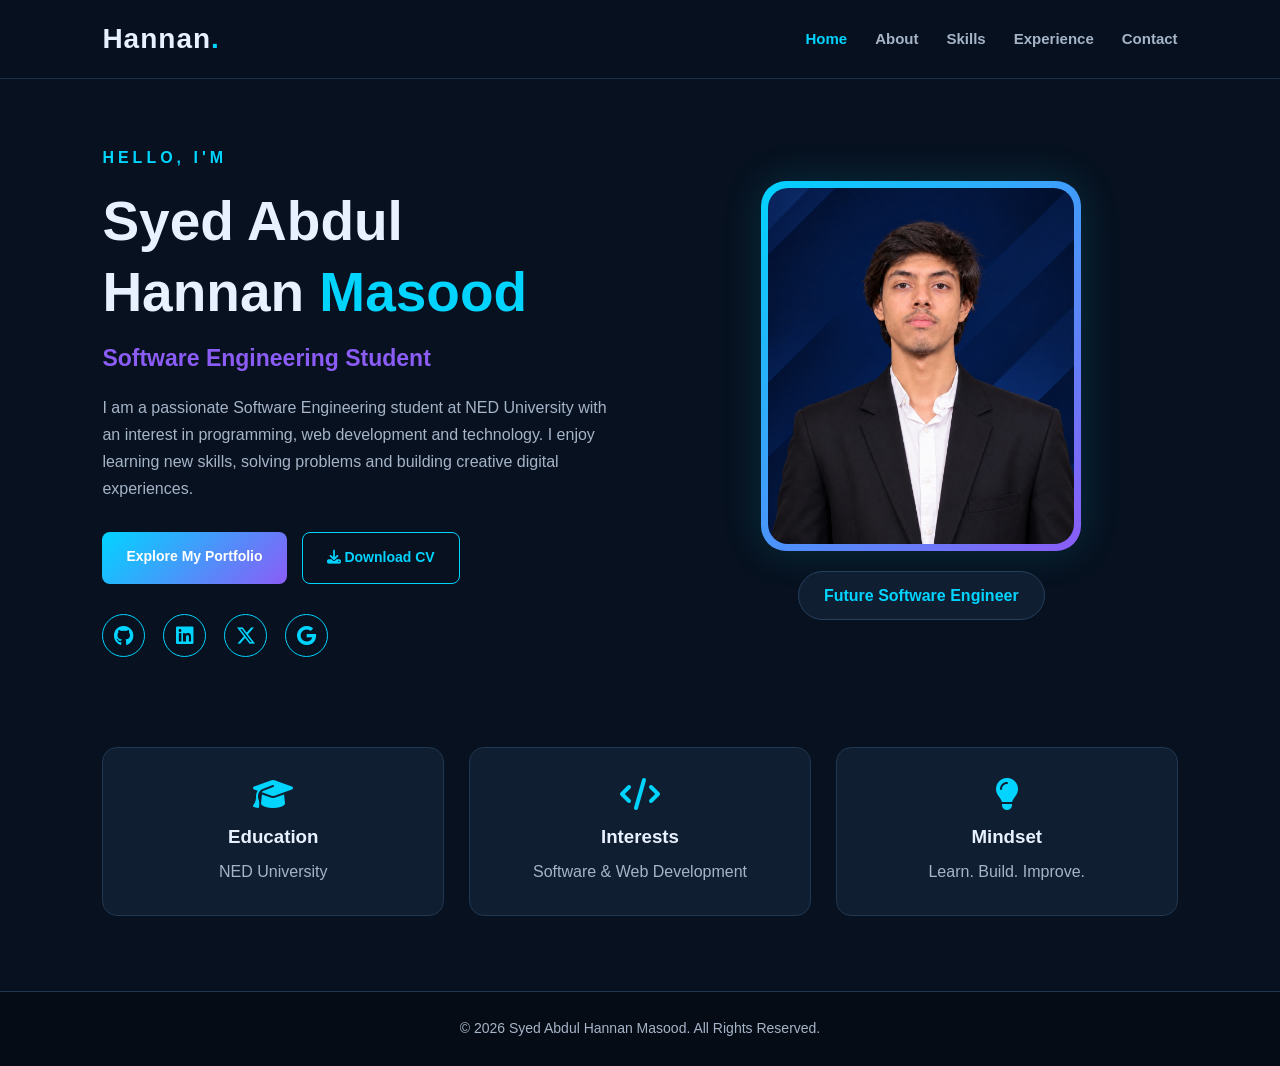
<file: index.html>
<!DOCTYPE html>
<html lang="en">
<head>
    <meta charset="UTF-8">
    <meta name="viewport" content="width=device-width, initial-scale=1.0">
    <title>Hannan | Personal Portfolio</title>
    <link rel="stylesheet" href="style.css">
    <link rel="stylesheet" href="https://cdnjs.cloudflare.com/ajax/libs/font-awesome/6.5.0/css/all.min.css">
</head>

<body>

<header>
    <nav class="navbar">
        <a href="index.html" class="logo">Hannan<span>.</span></a>

        <ul class="nav-links">
            <li><a class="active" href="index.html">Home</a></li>
            <li><a href="about.html">About</a></li>
            <li><a href="skills.html">Skills</a></li>
            <li><a href="experience.html">Experience</a></li>
            <li><a href="contact.html">Contact</a></li>
        </ul>
    </nav>
</header>

<section class="hero">

    <div class="hero-content">

        <p class="intro">HELLO, I'M</p>

        <h1>Syed Abdul Hannan <span>Masood</span></h1>

        <h2>Software Engineering Student</h2>

        <p class="hero-description">
            I am a passionate Software Engineering student at NED University
            with an interest in programming, web development and technology.
            I enjoy learning new skills, solving problems and building
            creative digital experiences.
        </p>

        <div class="hero-buttons">

            <a href="about.html" class="btn">
                Explore My Portfolio
            </a>

            <a href="documents/Hannan_cv.pdf" download="Hannan_Masood_CV.pdf" class="btn btn-outline" download>
                <i class="fas fa-download"></i> Download CV
            </a>

        </div>

        <div class="social-icons">

            <a href="https://github.com/Syed-Hannan-Masood" target="_blank" aria-label="GitHub">
                <i class="fab fa-github"></i>
            </a>

            <a href="https://www.linkedin.com/in/syed-hannan-masood-8a7294202/" target="_blank" aria-label="LinkedIn">
                <i class="fab fa-linkedin"></i>
            </a>

            <a href="https://x.com/SyedHannan710" target="_blank" aria-label="Twitter">
                <i class="fab fa-x-twitter"></i>
            </a>

            <a href="mailto:masoodnrp@gmail.com" target="_blank" aria-label="Gmail">
                <i class="fab fa-google"></i>
            </a>

        </div>

    </div>

    <div class="hero-image">

        <div class="image-frame">
            <img src="image/hannan-profile.jpeg.jpeg" alt="Hannan Profile Picture">
        </div>

        <div class="floating-text">
            Future Software Engineer
        </div>

    </div>

</section>

<section class="quick-info">

    <div class="info-box">
        <i class="fas fa-graduation-cap"></i>
        <h3>Education</h3>
        <p>NED University</p>
    </div>

    <div class="info-box">
        <i class="fas fa-code"></i>
        <h3>Interests</h3>
        <p>Software & Web Development</p>
    </div>

    <div class="info-box">
        <i class="fas fa-lightbulb"></i>
        <h3>Mindset</h3>
        <p>Learn. Build. Improve.</p>
    </div>

</section>

<footer>
    <p>© 2026 Syed Abdul Hannan Masood. All Rights Reserved.</p>
</footer>

</body>
</html>
</file>
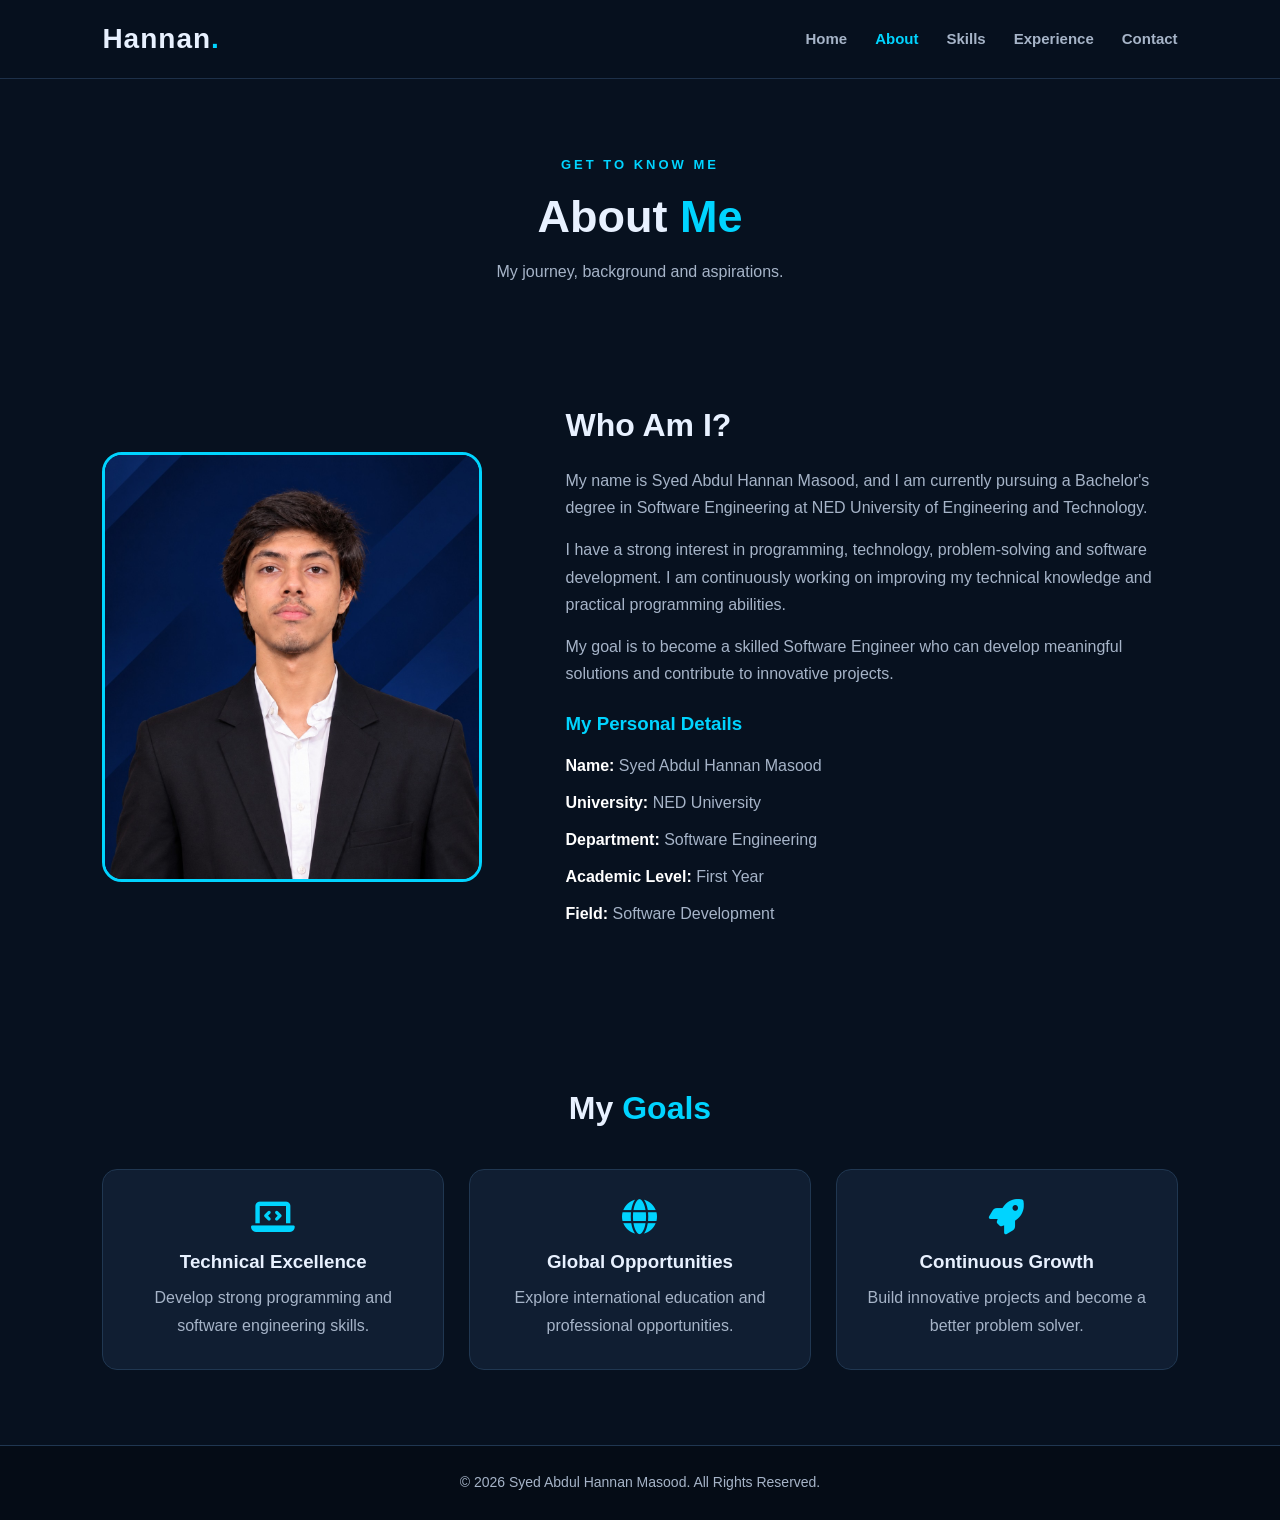
<file: about.html>
<!DOCTYPE html>
<html lang="en">
<head>
    <meta charset="UTF-8">
    <meta name="viewport" content="width=device-width, initial-scale=1.0">
    <title>About Me | Hannan</title>
    <link rel="stylesheet" href="style.css">
    <link rel="stylesheet" href="https://cdnjs.cloudflare.com/ajax/libs/font-awesome/6.5.0/css/all.min.css">
</head>

<body>

<header>
    <nav class="navbar">
        <a href="index.html" class="logo">Hannan<span>.</span></a>

        <ul class="nav-links">
            <li><a href="index.html">Home</a></li>
            <li><a class="active" href="about.html">About</a></li>
            <li><a href="skills.html">Skills</a></li>
            <li><a href="experience.html">Experience</a></li>
            <li><a href="contact.html">Contact</a></li>
        </ul>
    </nav>
</header>

<section class="page-header">
    <p>GET TO KNOW ME</p>
    <h1>About <span>Me</span></h1>
    <p>My journey, background and aspirations.</p>
</section>

<section class="about-section">

    <div class="about-image">
        <img src="image/hannan-profile.jpeg.jpeg" alt="Hannan">
    </div>

    <div class="about-content">

        <h2>Who Am I?</h2>

        <p>
            My name is Syed Abdul Hannan Masood, and I am currently
            pursuing a Bachelor's degree in Software Engineering
            at NED University of Engineering and Technology.
        </p>

        <p>
            I have a strong interest in programming, technology,
            problem-solving and software development. I am continuously
            working on improving my technical knowledge and practical
            programming abilities.
        </p>

        <p>
            My goal is to become a skilled Software Engineer who can
            develop meaningful solutions and contribute to innovative
            projects.
        </p>

        <h3>My Personal Details</h3>

        <div class="details">

            <p><strong>Name:</strong> Syed Abdul Hannan Masood</p>

            <p><strong>University:</strong> NED University</p>

            <p><strong>Department:</strong> Software Engineering</p>

            <p><strong>Academic Level:</strong> First Year</p>

            <p><strong>Field:</strong> Software Development</p>

        </div>

    </div>

</section>

<section class="goals">

    <h2>My <span>Goals</span></h2>

    <div class="goal-container">

        <div class="goal-card">
            <i class="fas fa-laptop-code"></i>
            <h3>Technical Excellence</h3>
            <p>
                Develop strong programming and software engineering skills.
            </p>
        </div>

        <div class="goal-card">
            <i class="fas fa-globe"></i>
            <h3>Global Opportunities</h3>
            <p>
                Explore international education and professional opportunities.
            </p>
        </div>

        <div class="goal-card">
            <i class="fas fa-rocket"></i>
            <h3>Continuous Growth</h3>
            <p>
                Build innovative projects and become a better problem solver.
            </p>
        </div>

    </div>

</section>

<footer>
    <p>© 2026 Syed Abdul Hannan Masood. All Rights Reserved.</p>
</footer>

</body>
</html>
</file>
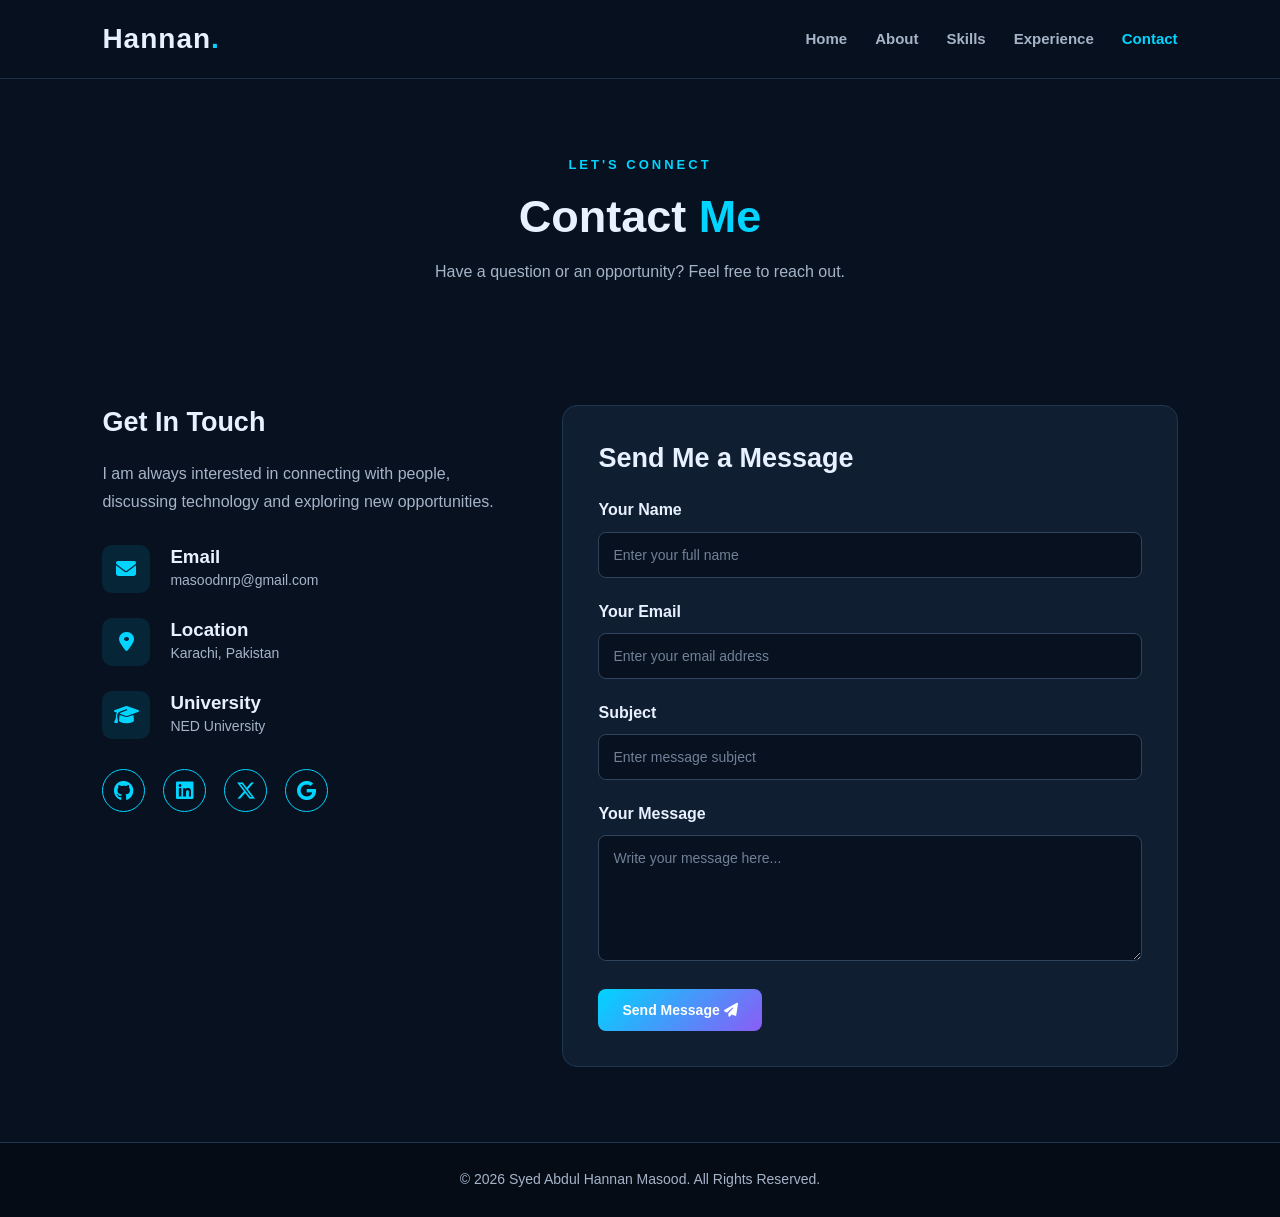
<file: contact.html>
<!DOCTYPE html>
<html lang="en">
<head>
    <meta charset="UTF-8">
    <meta name="viewport" content="width=device-width, initial-scale=1.0">
    <title>Contact | Hannan</title>
    <link rel="stylesheet" href="style.css">
    <link rel="stylesheet" href="https://cdnjs.cloudflare.com/ajax/libs/font-awesome/6.5.0/css/all.min.css">
</head>

<body>

<header>
    <nav class="navbar">
        <a href="index.html" class="logo">Hannan<span>.</span></a>

        <ul class="nav-links">
            <li><a href="index.html">Home</a></li>
            <li><a href="about.html">About</a></li>
            <li><a href="skills.html">Skills</a></li>
            <li><a href="experience.html">Experience</a></li>
            <li><a class="active" href="contact.html">Contact</a></li>
        </ul>
    </nav>
</header>

<section class="page-header">
    <p>LET'S CONNECT</p>
    <h1>Contact <span>Me</span></h1>
    <p>Have a question or an opportunity? Feel free to reach out.</p>
</section>

<section class="contact-section">

    <div class="contact-info">

        <h2>Get In Touch</h2>

        <p>
            I am always interested in connecting with people,
            discussing technology and exploring new opportunities.
        </p>

        <div class="contact-detail">

            <i class="fas fa-envelope"></i>

            <div>
                <h3>Email</h3>
                <p>masoodnrp@gmail.com</p>
            </div>

        </div>

        <div class="contact-detail">

            <i class="fas fa-map-marker-alt"></i>

            <div>
                <h3>Location</h3>
                <p>Karachi, Pakistan</p>
            </div>

        </div>

        <div class="contact-detail">

            <i class="fas fa-graduation-cap"></i>

            <div>
                <h3>University</h3>
                <p>NED University</p>
            </div>

        </div>

        <div class="social-icons">

            <a href="https://github.com/Syed-Hannan-Masood" target="_blank" aria-label="GitHub">
                <i class="fab fa-github"></i>
            </a>

            <a href="https://www.linkedin.com/in/syed-hannan-masood-8a7294202/" target="_blank" aria-label="LinkedIn">
                <i class="fab fa-linkedin"></i>
            </a>

            <a href="https://x.com/SyedHannan710" target="_blank" aria-label="Twitter">
                <i class="fab fa-x-twitter"></i>
            </a>

            <a href="mailto:masoodnrp@gmail.com" target="_blank" aria-label="Gmail">
                <i class="fab fa-google"></i>
            </a>

        </div>

    </div>

    <div class="contact-form">

        <h2>Send Me a Message</h2>

        <form action="mailto:masoodnrp@gmail.com"
              method="post"
              enctype="text/plain">

            <div class="input-group">

                <label for="name">Your Name</label>

                <input
                    type="text"
                    id="name"
                    name="Name"
                    placeholder="Enter your full name"
                    required
                >

            </div>

            <div class="input-group">

                <label for="email">Your Email</label>

                <input
                    type="email"
                    id="email"
                    name="Email"
                    placeholder="Enter your email address"
                    required
                >

            </div>

            <div class="input-group">

                <label for="subject">Subject</label>

                <input
                    type="text"
                    id="subject"
                    name="Subject"
                    placeholder="Enter message subject"
                    required
                >

            </div>

            <div class="input-group">

                <label for="message">Your Message</label>

                <textarea
                    id="message"
                    name="Message"
                    rows="6"
                    placeholder="Write your message here..."
                    required
                ></textarea>

            </div>

            <button type="submit" class="btn">
                Send Message <i class="fas fa-paper-plane"></i>
            </button>

        </form>

    </div>

</section>

<footer>
    <p>© 2026 Syed Abdul Hannan Masood. All Rights Reserved.</p>
</footer>

</body>
</html>
</file>
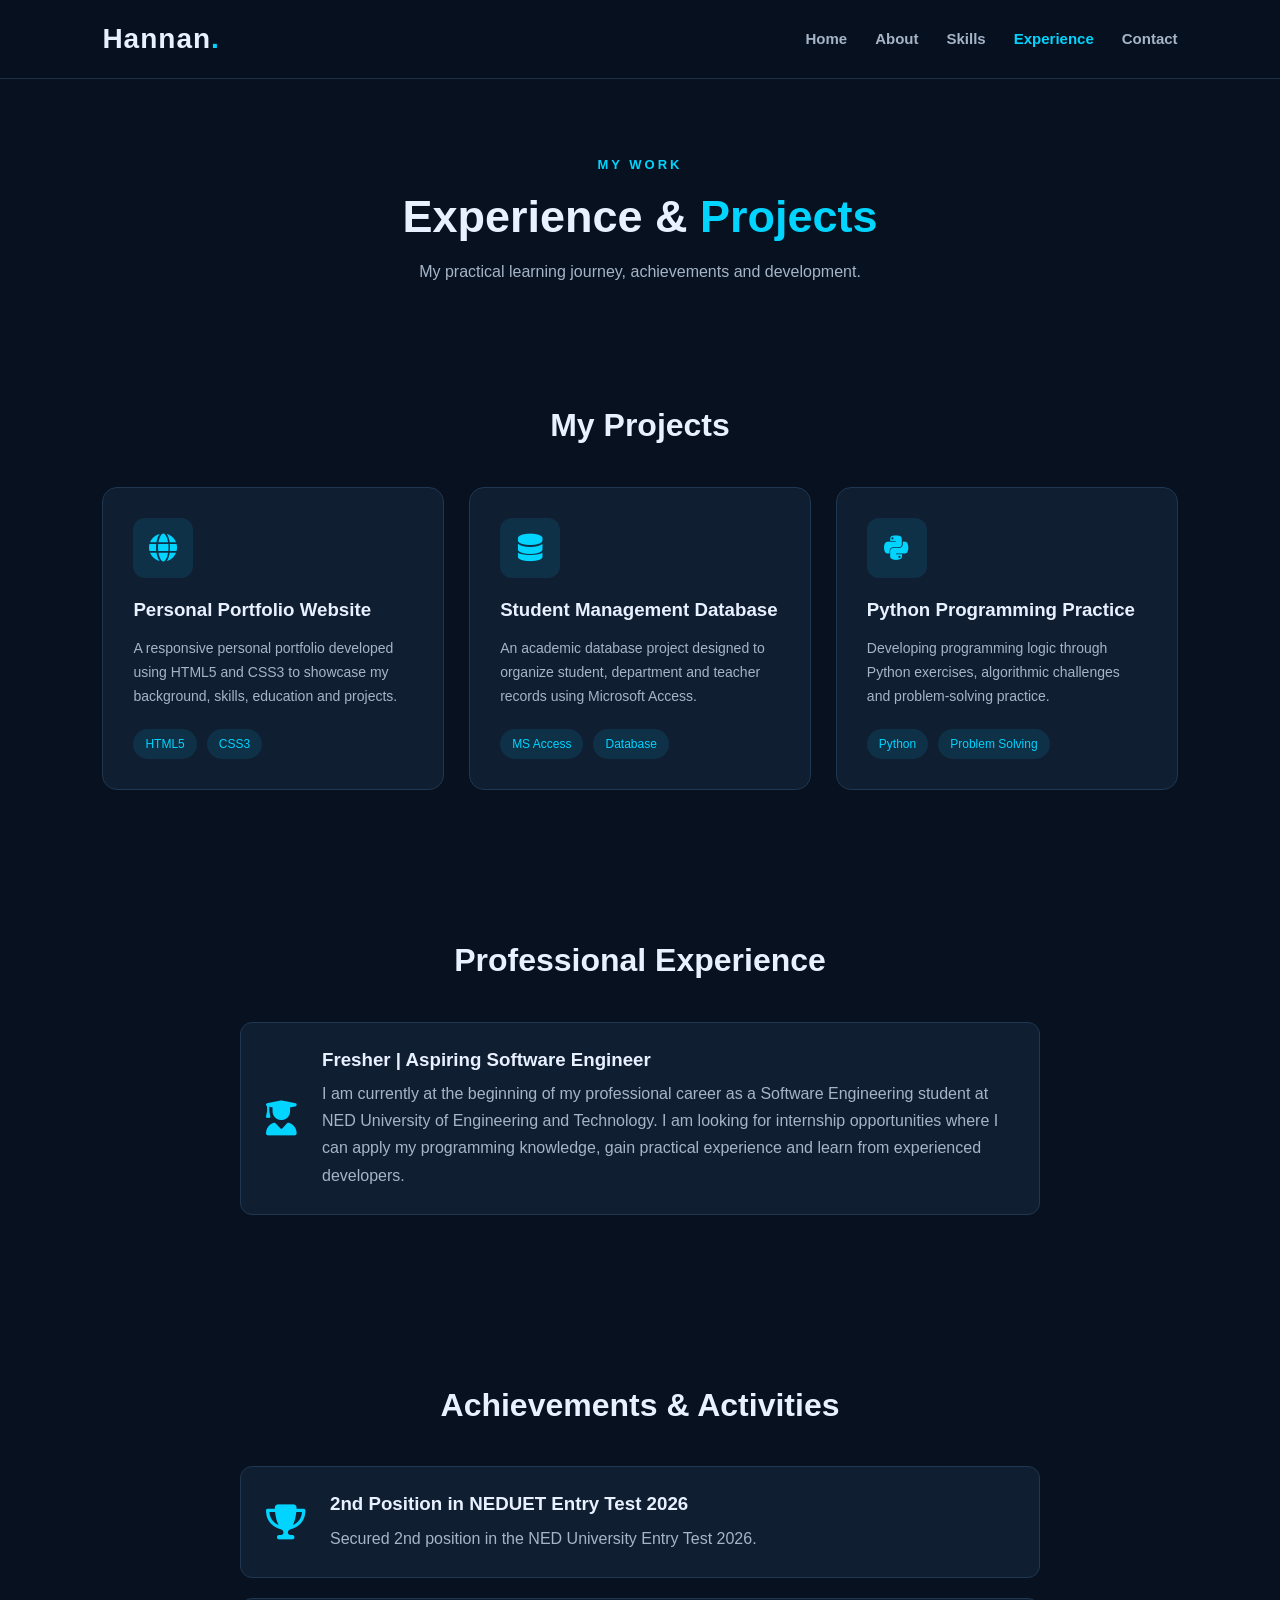
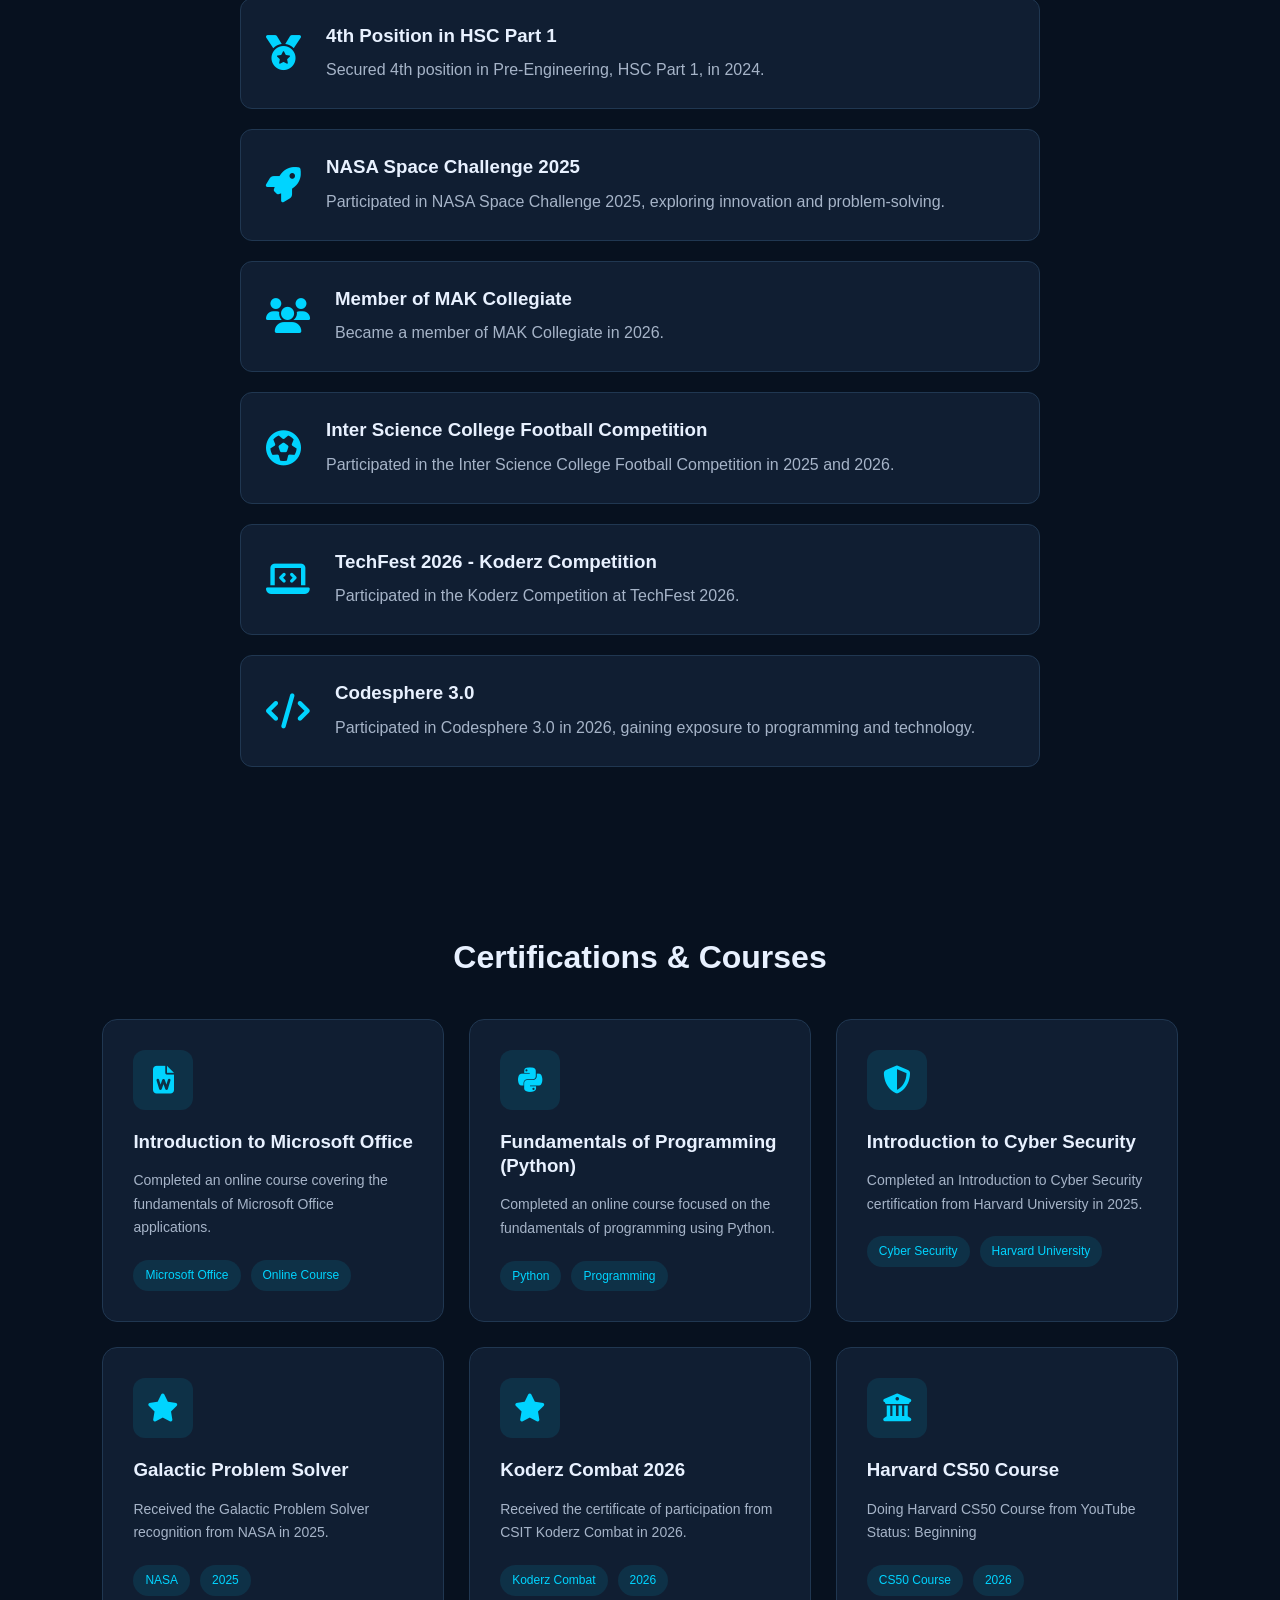
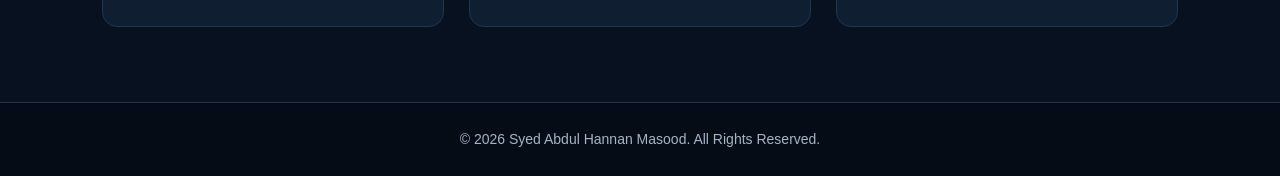
<file: experience.html>
<!DOCTYPE html>
<html lang="en">
<head>
    <meta charset="UTF-8">
    <meta name="viewport" content="width=device-width, initial-scale=1.0">
    <title>Experience | Hannan</title>

    <link rel="stylesheet" href="style.css">
    <link rel="stylesheet" href="https://cdnjs.cloudflare.com/ajax/libs/font-awesome/6.5.0/css/all.min.css">
</head>

<body>

<header>
    <nav class="navbar">
        <a href="index.html" class="logo">Hannan<span>.</span></a>

        <ul class="nav-links">
            <li><a href="index.html">Home</a></li>
            <li><a href="about.html">About</a></li>
            <li><a href="skills.html">Skills</a></li>
            <li><a class="active" href="experience.html">Experience</a></li>
            <li><a href="contact.html">Contact</a></li>
        </ul>
    </nav>
</header>

<!-- PAGE HEADER -->
<section class="page-header">
    <p>MY WORK</p>
    <h1>Experience & <span>Projects</span></h1>
    <p>My practical learning journey, achievements and development.</p>
</section>


<!-- PROJECTS SECTION -->
<section class="experience-section">

    <h2>My Projects</h2>

    <div class="project-container">

        <div class="project-card">

            <div class="project-icon">
                <i class="fas fa-globe"></i>
            </div>

            <h3>Personal Portfolio Website</h3>

            <p>
                A responsive personal portfolio developed using
                HTML5 and CSS3 to showcase my background, skills,
                education and projects.
            </p>

            <div class="tags">
                <span>HTML5</span>
                <span>CSS3</span>
            </div>

        </div>


        <div class="project-card">

            <div class="project-icon">
                <i class="fas fa-database"></i>
            </div>

            <h3>Student Management Database</h3>

            <p>
                An academic database project designed to organize
                student, department and teacher records using
                Microsoft Access.
            </p>

            <div class="tags">
                <span>MS Access</span>
                <span>Database</span>
            </div>

        </div>


        <div class="project-card">

            <div class="project-icon">
                <i class="fab fa-python"></i>
            </div>

            <h3>Python Programming Practice</h3>

            <p>
                Developing programming logic through Python exercises,
                algorithmic challenges and problem-solving practice.
            </p>

            <div class="tags">
                <span>Python</span>
                <span>Problem Solving</span>
            </div>

        </div>

    </div>

</section>


<!-- EXPERIENCE SECTION -->
<section class="achievements-section">

    <h2>Professional Experience</h2>

    <div class="achievement-box">

        <i class="fas fa-user-graduate"></i>

        <div>
            <h3>Fresher | Aspiring Software Engineer</h3>

            <p>
                I am currently at the beginning of my professional
                career as a Software Engineering student at NED
                University of Engineering and Technology.
                I am looking for internship opportunities where
                I can apply my programming knowledge, gain practical
                experience and learn from experienced developers.
            </p>

        </div>

    </div>

</section>


<!-- ACHIEVEMENTS SECTION -->
<section class="achievements-section">

    <h2>Achievements & Activities</h2>

    <div class="achievement-box">

        <i class="fas fa-trophy"></i>

        <div>
            <h3>2nd Position in NEDUET Entry Test 2026</h3>

            <p>
                Secured 2nd position in the NED University
                Entry Test 2026.
            </p>
        </div>

    </div>


    <div class="achievement-box">

        <i class="fas fa-medal"></i>

        <div>
            <h3>4th Position in HSC Part 1</h3>

            <p>
                Secured 4th position in Pre-Engineering,
                HSC Part 1, in 2024.
            </p>
        </div>

    </div>


    <div class="achievement-box">

        <i class="fas fa-rocket"></i>

        <div>
            <h3>NASA Space Challenge 2025</h3>

            <p>
                Participated in NASA Space Challenge 2025,
                exploring innovation and problem-solving.
            </p>
        </div>

    </div>


    <div class="achievement-box">

        <i class="fas fa-users"></i>

        <div>
            <h3>Member of MAK Collegiate</h3>

            <p>
                Became a member of MAK Collegiate in 2026.
            </p>
        </div>

    </div>


    <div class="achievement-box">

        <i class="fas fa-futbol"></i>

        <div>
            <h3>Inter Science College Football Competition</h3>

            <p>
                Participated in the Inter Science College
                Football Competition in 2025 and 2026.
            </p>
        </div>

    </div>


    <div class="achievement-box">

        <i class="fas fa-laptop-code"></i>

        <div>
            <h3>TechFest 2026 - Koderz Competition</h3>

            <p>
                Participated in the Koderz Competition
                at TechFest 2026.
            </p>
        </div>

    </div>


    <div class="achievement-box">

        <i class="fas fa-code"></i>

        <div>
            <h3>Codesphere 3.0</h3>

            <p>
                Participated in Codesphere 3.0 in 2026,
                gaining exposure to programming and technology.
            </p>
        </div>

    </div>

</section>


<!-- CERTIFICATIONS SECTION -->
<section class="experience-section">

    <h2>Certifications & Courses</h2>

    <div class="project-container">

        <div class="project-card">

            <div class="project-icon">
                <i class="fas fa-file-word"></i>
            </div>

            <h3>Introduction to Microsoft Office</h3>

            <p>
                Completed an online course covering the
                fundamentals of Microsoft Office applications.
            </p>

            <div class="tags">
                <span>Microsoft Office</span>
                <span>Online Course</span>
            </div>

        </div>


        <div class="project-card">

            <div class="project-icon">
                <i class="fab fa-python"></i>
            </div>

            <h3>Fundamentals of Programming (Python)</h3>

            <p>
                Completed an online course focused on the
                fundamentals of programming using Python.
            </p>

            <div class="tags">
                <span>Python</span>
                <span>Programming</span>
            </div>

        </div>


        <div class="project-card">

            <div class="project-icon">
                <i class="fas fa-shield-alt"></i>
            </div>

            <h3>Introduction to Cyber Security</h3>

            <p>
                Completed an Introduction to Cyber Security
                certification from Harvard University in 2025.
            </p>

            <div class="tags">
                <span>Cyber Security</span>
                <span>Harvard University</span>
            </div>

        </div>


        <div class="project-card">

            <div class="project-icon">
                <i class="fas fa-star"></i>
            </div>

            <h3>Galactic Problem Solver</h3>

            <p>
                Received the Galactic Problem Solver
                recognition from NASA in 2025.
            </p>

            <div class="tags">
                <span>NASA</span>
                <span>2025</span>
            </div>

        </div>

        <div class="project-card">

            <div class="project-icon">
                <i class="fas fa-star"></i>
            </div>

            <h3>Koderz Combat 2026</h3>

            <p>
                Received the certificate of participation
                from CSIT Koderz Combat in 2026.
            </p>

            <div class="tags">
                <span>Koderz Combat</span>
                <span>2026</span>
            </div>

        </div>

        <div class="project-card">

            <div class="project-icon">
                <i class="fas fa-university"></i>
            </div>

            <h3>Harvard CS50 Course</h3>

            <p>
                Doing Harvard CS50 Course from YouTube
                Status: Beginning
            </p>

            <div class="tags">
                <span>CS50 Course</span>
                <span>2026</span>
            </div>

        </div>

    </div>

</section>


<!-- FOOTER -->
<footer>
    <p>© 2026 Syed Abdul Hannan Masood. All Rights Reserved.</p>
</footer>

</body>
</html>
</file>
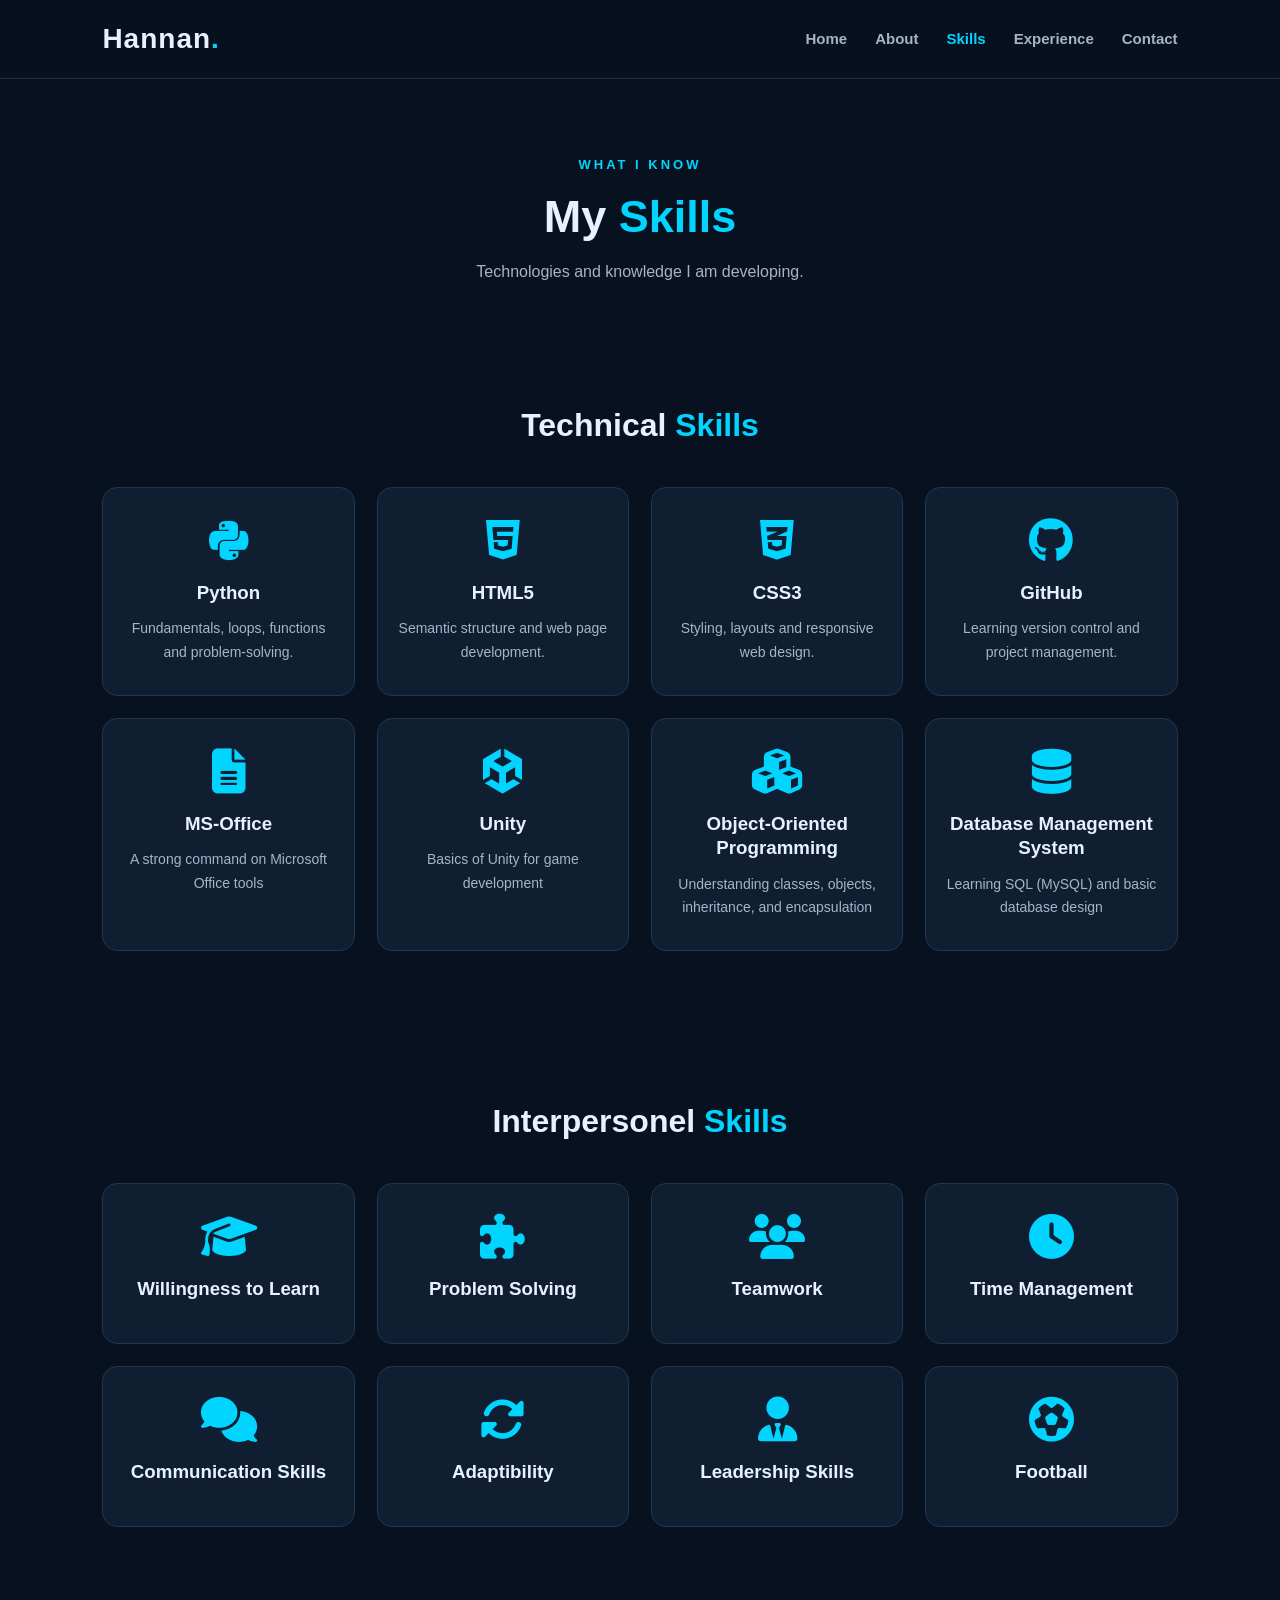
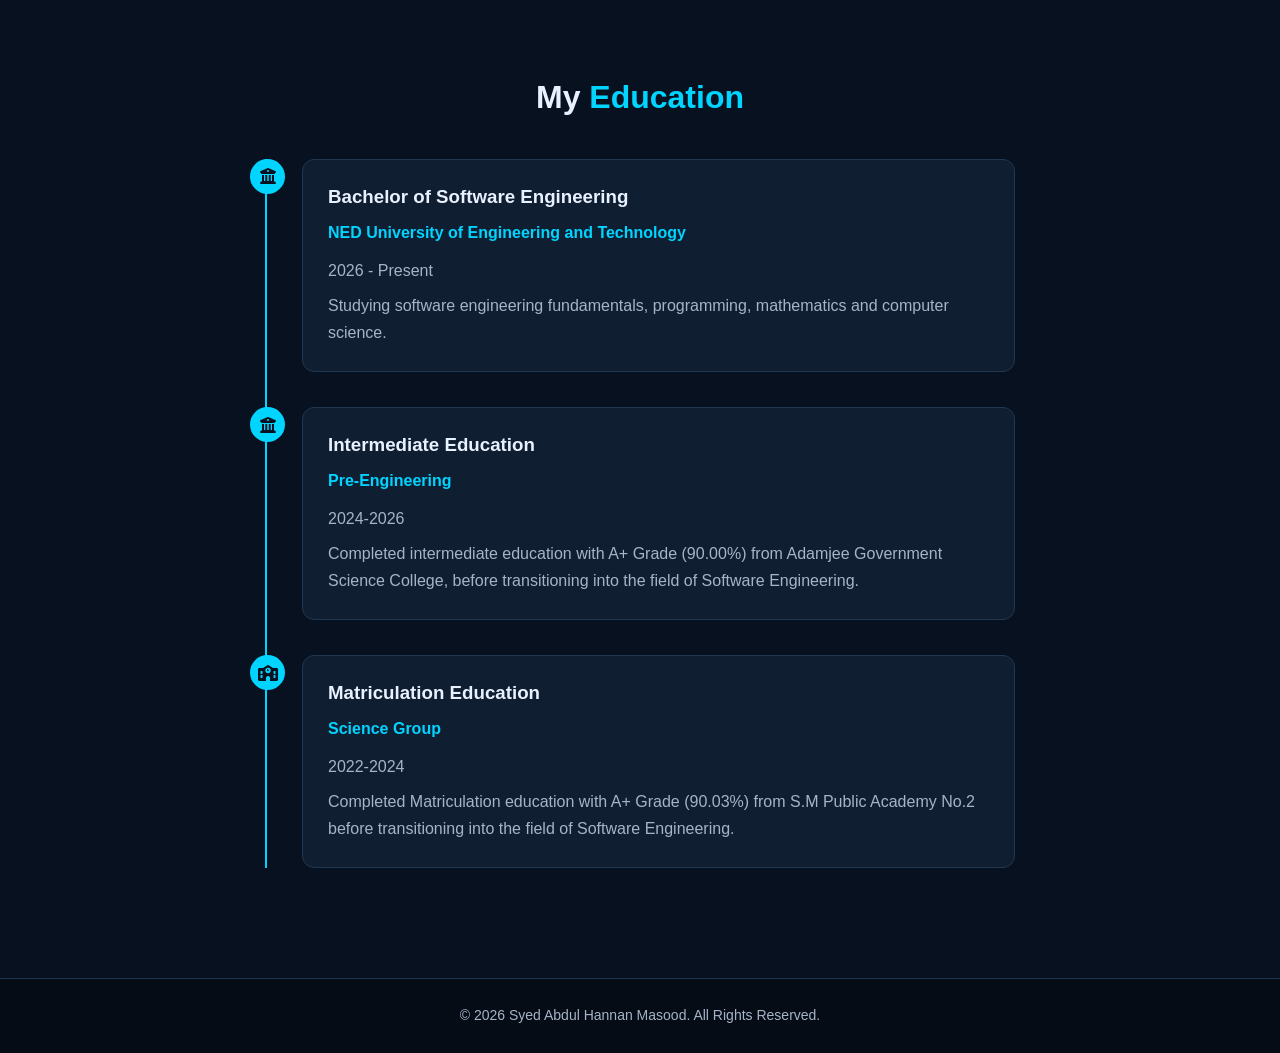
<file: skills.html>
<!DOCTYPE html>
<html lang="en">
<head>
    <meta charset="UTF-8">
    <meta name="viewport" content="width=device-width, initial-scale=1.0">
    <title>Skills | Hannan</title>
    <link rel="stylesheet" href="style.css">
    <link rel="stylesheet" href="https://cdnjs.cloudflare.com/ajax/libs/font-awesome/6.5.0/css/all.min.css">
</head>

<body>

<header>
    <nav class="navbar">
        <a href="index.html" class="logo">Hannan<span>.</span></a>

        <ul class="nav-links">
            <li><a href="index.html">Home</a></li>
            <li><a href="about.html">About</a></li>
            <li><a class="active" href="skills.html">Skills</a></li>
            <li><a href="experience.html">Experience</a></li>
            <li><a href="contact.html">Contact</a></li>
        </ul>
    </nav>
</header>

<section class="page-header">
    <p>WHAT I KNOW</p>
    <h1>My <span>Skills</span></h1>
    <p>Technologies and knowledge I am developing.</p>
</section>

<section class="skills-section">

    <h2>Technical <span>Skills</span></h2>

    <div class="skills-container">

        <div class="skill-card">
            <i class="fab fa-python"></i>
            <h3>Python</h3>
            <p>Fundamentals, loops, functions and problem-solving.</p>
        </div>

        <div class="skill-card">
            <i class="fab fa-html5"></i>
            <h3>HTML5</h3>
            <p>Semantic structure and web page development.</p>
        </div>

        <div class="skill-card">
            <i class="fab fa-css3-alt"></i>
            <h3>CSS3</h3>
            <p>Styling, layouts and responsive web design.</p>
        </div>

        <div class="skill-card">
            <i class="fab fa-github"></i>
            <h3>GitHub</h3>
            <p>Learning version control and project management.</p>
        </div>

        <div class="skill-card">
            <i class="fas fa-file-alt"></i>
            <h3>MS-Office</h3>
            <p>A strong command on Microsoft Office tools</p>
        </div>
        
        <div class="skill-card">
            <i class="fab fa-unity"></i>
            <h3>Unity</h3>
            <p>Basics of Unity for game development</p>
        </div>

        <div class="skill-card">
            <i class="fas fa-cubes"></i>
            <h3>Object-Oriented Programming</h3>
            <p>Understanding classes, objects, inheritance, and encapsulation</p>
        </div>
        <div class="skill-card">
            <i class="fas fa-database"></i>
            <h3>Database Management System</h3>
            <p>Learning SQL (MySQL) and basic database design</p>
        </div>
    
    </div>

</section>

<section class="skills-section">

    <h2>Interpersonel <span>Skills</span></h2>

    <div class="skills-container">

    <div class="skill-card">
        <i class="fas fa-graduation-cap"></i>
        <h3>Willingness to Learn</h3>
    </div>

    <div class="skill-card">
        <i class="fas fa-puzzle-piece"></i>
        <h3>Problem Solving</h3>
    </div>

    <div class="skill-card">
        <i class="fas fa-users"></i>
        <h3>Teamwork</h3>
    </div>

    <div class="skill-card">
        <i class="fas fa-clock"></i>
        <h3>Time Management</h3>
    </div>

    <div class="skill-card">
        <i class="fas fa-comments"></i>
        <h3>Communication Skills</h3>
    </div>

    <div class="skill-card">
        <i class="fas fa-sync-alt"></i>
        <h3>Adaptibility</h3>
    </div>

    <div class="skill-card">
        <i class="fas fa-user-tie"></i>
        <h3>Leadership Skills</h3>
    </div>
    
    <div class="skill-card">
        <i class="fas fa-futbol"></i>
        <h3>Football </h3>
    </div>
    </div>
</section>

<section class="education-section">

    <h2>My <span>Education</span></h2>

    <div class="timeline">

        <div class="timeline-item">

            <div class="timeline-icon">
                <i class="fas fa-university"></i>
            </div>

            <div class="timeline-content">

                <h3>Bachelor of Software Engineering</h3>

                <h4>NED University of Engineering and Technology</h4>

                <p>2026 - Present</p>

                <p>
                    Studying software engineering fundamentals,
                    programming, mathematics and computer science.
                </p>

            </div>

        </div>

        <div class="timeline-item">

            <div class="timeline-icon">
                <i class="fas fa-building-columns"></i>
            </div>

            <div class="timeline-content">

                <h3>Intermediate Education</h3>

                <h4>Pre-Engineering</h4>

                <p>2024-2026</p>

                <p>
                    Completed intermediate education with A+ Grade (90.00%) from Adamjee Government Science College,
                    before transitioning into the field of Software Engineering.
                </p>

            </div>

        </div>

        <div class="timeline-item">

            <div class="timeline-icon">
                <i class="fas fa-school"></i>
            </div>

            <div class="timeline-content">

                <h3>Matriculation Education</h3>

                <h4>Science Group</h4>

                <p>2022-2024</p>

                <p>
                    Completed Matriculation education with A+ Grade (90.03%) from S.M Public Academy No.2 
                    before transitioning into the field of Software Engineering.
                </p>

            </div>

        </div>

    </div>

</section>

<footer>
    <p>© 2026 Syed Abdul Hannan Masood. All Rights Reserved.</p>
</footer>

</body>
</html>
</file>
<file: style.css>
/* GLOBAL SETTINGS*/

* {
    margin: 0;
    padding: 0;
    box-sizing: border-box;
}

html {
    scroll-behavior: smooth;
}

body {
    font-family: 'Segoe UI', Arial, sans-serif;
    background: #07111f;
    color: #e8f1ff;
    line-height: 1.7;
}

:root {
    --background: #07111f;
    --card: #101e32;
    --primary: #00d4ff;
    --secondary: #8b5cf6;
    --text: #e8f1ff;
    --muted: #a6b4c8;
}

a {
    text-decoration: none;
    color: inherit;
}

span {
    color: var(--primary);
}

h1, h2, h3 {
    line-height: 1.3;
}

section {
    padding: 75px 8%;
}

/* NAVIGATION BAR*/

header {
    background: rgba(7, 17, 31, 0.96);
    border-bottom: 1px solid #1d3049;
    position: sticky;
    top: 0;
    z-index: 1000;
}

.navbar {
    min-height: 75px;
    padding: 15px 8%;
    display: flex;
    justify-content: space-between;
    align-items: center;
}

.logo {
    font-size: 28px;
    font-weight: 800;
    letter-spacing: 1px;
}

.nav-links {
    display: flex;
    gap: 28px;
    list-style: none;
}

.nav-links a {
    color: var(--muted);
    font-size: 15px;
    font-weight: 600;
    transition: 0.3s;
}

.nav-links a:hover,
.nav-links a.active {
    color: var(--primary);
}

/* BUTTONS */

.btn {
    display: inline-block;
    background: linear-gradient(135deg, var(--primary), var(--secondary));
    color: white;
    padding: 13px 24px;
    border-radius: 8px;
    font-weight: 700;
    border: none;
    cursor: pointer;
    transition: 0.3s;
    font-size: 14px;
}

.btn:hover {
    transform: translateY(-4px);
    box-shadow: 0 8px 25px rgba(0, 212, 255, 0.2);
}

.btn-outline {
    background: transparent;
    border: 1px solid var(--primary);
    color: var(--primary);
}

.btn-outline:hover {
    background: var(--primary);
    color: #07111f;
}

/* HOME PAGE */

.hero {
    min-height: 600px;
    display: flex;
    align-items: center;
    justify-content: space-between;
    gap: 50px;
    padding-top: 65px;
    padding-bottom: 65px;
}

.hero-content {
    flex: 1;
}

.intro {
    color: var(--primary);
    font-weight: 700;
    letter-spacing: 4px;
    margin-bottom: 15px;
}

.hero h1 {
    font-size: clamp(35px, 5vw, 55px);
    margin-bottom: 15px;
}

.hero h2 {
    font-size: 23px;
    color: var(--secondary);
    margin-bottom: 20px;
}

.hero-description {
    color: var(--muted);
    max-width: 580px;
    margin-bottom: 30px;
}

.hero-buttons {
    display: flex;
    flex-wrap: wrap;
    gap: 15px;
}

.hero-image {
    flex: 1;
    display: flex;
    flex-direction: column;
    align-items: center;
    gap: 20px;
}

.image-frame {
    width: 320px;
    height: 370px;
    padding: 7px;
    border-radius: 25px;
    background: linear-gradient(135deg, var(--primary), var(--secondary));
    box-shadow: 0 0 40px rgba(0, 212, 255, 0.15);
}

.image-frame img {
    width: 100%;
    height: 100%;
    object-fit: cover;
    border-radius: 20px;
}

.floating-text {
    color: var(--primary);
    font-weight: 700;
    background: var(--card);
    padding: 10px 25px;
    border-radius: 30px;
    border: 1px solid #25405d;
}

/* SOCIAL MEDIA ICONS */

.social-icons {
    display: flex;
    gap: 18px;
    margin-top: 30px;
}

.social-icons a {
    width: 43px;
    height: 43px;
    border: 1px solid var(--primary);
    border-radius: 50%;
    display: flex;
    align-items: center;
    justify-content: center;
    color: var(--primary);
    font-size: 20px;
    transition: 0.3s;
}

.social-icons a:hover {
    background: var(--primary);
    color: var(--background);
    transform: translateY(-5px);
}

/* INFORMATION */

.quick-info {
    display: grid;
    grid-template-columns: repeat(3, 1fr);
    gap: 25px;
    padding-top: 25px;
}

.info-box {
    background: var(--card);
    padding: 30px 20px;
    text-align: center;
    border-radius: 15px;
    border: 1px solid #203751;
    transition: 0.3s;
}

.info-box:hover {
    transform: translateY(-8px);
    border-color: var(--primary);
}

.info-box i {
    font-size: 32px;
    color: var(--primary);
    margin-bottom: 15px;
}

.info-box p {
    color: var(--muted);
    margin-top: 8px;
}

/* PAGE HEADERS*/

.page-header {
    text-align: center;
    padding-top: 75px;
    padding-bottom: 45px;
}

.page-header > p:first-child {
    color: var(--primary);
    font-weight: 700;
    letter-spacing: 3px;
    font-size: 13px;
}

.page-header h1 {
    font-size: 45px;
    margin: 12px 0;
}

.page-header p:last-child {
    color: var(--muted);
}

/* ABOUT PAGE */

.about-section {
    display: flex;
    align-items: center;
    gap: 55px;
}

.about-image {
    flex: 0.8;
}

.about-image img {
    width: 100%;
    max-width: 380px;
    height: 430px;
    object-fit: cover;
    border-radius: 20px;
    border: 3px solid var(--primary);
}

.about-content {
    flex: 1.2;
}

.about-content h2 {
    font-size: 32px;
    margin-bottom: 20px;
}

.about-content > p {
    color: var(--muted);
    margin-bottom: 15px;
}

.about-content h3 {
    margin: 25px 0 15px;
    color: var(--primary);
}

.details p {
    margin: 10px 0;
    color: var(--muted);
}

.details strong {
    color: white;
}

/* GOALS */

.goals h2,
.skills-section h2,
.education-section h2,
.experience-section h2,
.achievements-section h2 {
    text-align: center;
    font-size: 32px;
    margin-bottom: 40px;
}

.goal-container {
    display: grid;
    grid-template-columns: repeat(3, 1fr);
    gap: 25px;
}

.goal-card {
    background: var(--card);
    border: 1px solid #203751;
    padding: 30px;
    text-align: center;
    border-radius: 15px;
    transition: 0.3s;
}

.goal-card:hover {
    border-color: var(--primary);
    transform: translateY(-8px);
}

.goal-card i {
    color: var(--primary);
    font-size: 35px;
    margin-bottom: 15px;
}

.goal-card p {
    color: var(--muted);
    margin-top: 10px;
}

/* SKILLS PAGE */

.skills-container {
    display: grid;
    grid-template-columns: repeat(4, 1fr);
    gap: 22px;
}

.skill-card {
    background: var(--card);
    border: 1px solid #203751;
    border-radius: 15px;
    padding: 30px 20px;
    text-align: center;
    transition: 0.3s;
}

.skill-card:hover {
    transform: translateY(-8px);
    border-color: var(--primary);
}

.skill-card i {
    font-size: 45px;
    color: var(--primary);
    margin-bottom: 18px;
}

.skill-card h3 {
    margin-bottom: 12px;
}

.skill-card p {
    font-size: 14px;
    color: var(--muted);
}

/* EDUCATION TIMELINE */

.timeline {
    max-width: 750px;
    margin: auto;
    border-left: 2px solid var(--primary);
    padding-left: 35px;
}

.timeline-item {
    position: relative;
    margin-bottom: 35px;
}

.timeline-icon {
    position: absolute;
    left: -52px;
    top: 0;
    width: 35px;
    height: 35px;
    border-radius: 50%;
    background: var(--primary);
    color: var(--background);
    display: flex;
    justify-content: center;
    align-items: center;
}

.timeline-content {
    background: var(--card);
    padding: 25px;
    border-radius: 12px;
    border: 1px solid #203751;
}

.timeline-content h4 {
    color: var(--primary);
    margin: 10px 0;
}

.timeline-content p {
    color: var(--muted);
    margin-top: 8px;
}

/* EXPERIENCE & PROJECTS */

.project-container {
    display: grid;
    grid-template-columns: repeat(3, 1fr);
    gap: 25px;
}

.project-card {
    background: var(--card);
    border: 1px solid #203751;
    padding: 30px;
    border-radius: 15px;
    transition: 0.3s;
}

.project-card:hover {
    transform: translateY(-8px);
    border-color: var(--primary);
}

.project-icon {
    width: 60px;
    height: 60px;
    background: rgba(0, 212, 255, 0.1);
    border-radius: 12px;
    display: flex;
    align-items: center;
    justify-content: center;
    color: var(--primary);
    font-size: 28px;
    margin-bottom: 20px;
}

.project-card h3 {
    margin-bottom: 15px;
}

.project-card p {
    color: var(--muted);
    font-size: 14px;
}

.tags {
    display: flex;
    gap: 10px;
    flex-wrap: wrap;
    margin-top: 20px;
}

.tags span {
    background: rgba(0, 212, 255, 0.1);
    padding: 5px 12px;
    border-radius: 20px;
    font-size: 12px;
}

/* ACHIEVEMENTS */

.achievement-box {
    max-width: 800px;
    margin: 20px auto;
    display: flex;
    gap: 25px;
    align-items: center;
    background: var(--card);
    padding: 25px;
    border-radius: 12px;
    border: 1px solid #203751;
}

.achievement-box i {
    color: var(--primary);
    font-size: 35px;
}

.achievement-box p {
    color: var(--muted);
    margin-top: 8px;
}

/* CONTACT PAGE */

.contact-section {
    display: grid;
    grid-template-columns: 0.8fr 1.2fr;
    gap: 50px;
}

.contact-info h2,
.contact-form h2 {
    font-size: 27px;
    margin-bottom: 20px;
}

.contact-info > p {
    color: var(--muted);
    margin-bottom: 30px;
}

.contact-detail {
    display: flex;
    align-items: center;
    gap: 20px;
    margin: 25px 0;
}

.contact-detail i {
    width: 48px;
    height: 48px;
    display: flex;
    justify-content: center;
    align-items: center;
    border-radius: 10px;
    background: rgba(0, 212, 255, 0.1);
    color: var(--primary);
    font-size: 20px;
}

.contact-detail p {
    color: var(--muted);
    font-size: 14px;
}

/* CONTACT FORM */

.contact-form {
    background: var(--card);
    padding: 35px;
    border-radius: 15px;
    border: 1px solid #203751;
}

.input-group {
    margin-bottom: 20px;
}

.input-group label {
    display: block;
    margin-bottom: 8px;
    font-weight: 600;
}

.input-group input,
.input-group textarea {
    width: 100%;
    padding: 14px;
    border-radius: 8px;
    border: 1px solid #30445e;
    background: #07111f;
    color: white;
    outline: none;
    font-family: inherit;
    font-size: 14px;
    transition: 0.3s;
}

.input-group input:focus,
.input-group textarea:focus {
    border-color: var(--primary);
    box-shadow: 0 0 10px rgba(0, 212, 255, 0.12);
}

.input-group textarea {
    resize: vertical;
}

.input-group input::placeholder,
.input-group textarea::placeholder {
    color: #718198;
}

/* FOOTER */

footer {
    text-align: center;
    background: #050c16;
    padding: 25px;
    border-top: 1px solid #203751;
    color: var(--muted);
    font-size: 14px;
}

/*  RESPONSIVE DESIGN */

/* TABLETS */

@media (max-width: 992px) {

    .navbar {
        padding: 15px 5%;
    }

    .nav-links {
        gap: 15px;
    }

    section {
        padding: 60px 5%;
    }

    .hero {
        gap: 25px;
    }

    .skills-container {
        grid-template-columns: repeat(2, 1fr);
    }

    .project-container {
        grid-template-columns: repeat(2, 1fr);
    }

    .about-section {
        gap: 30px;
    }
}

/* MOBILE PHONES */

@media (max-width: 650px) {

    .navbar {
        flex-direction: column;
        gap: 15px;
    }

    .nav-links {
        justify-content: center;
        flex-wrap: wrap;
        gap: 12px 18px;
    }

    .nav-links a {
        font-size: 13px;
    }

    .hero {
        flex-direction: column-reverse;
        text-align: center;
    }

    .hero-buttons {
        justify-content: center;
    }

    .hero-description {
        margin-left: auto;
        margin-right: auto;
    }

    .hero-image {
        width: 100%;
    }

    .image-frame {
        width: 250px;
        height: 290px;
    }

    .social-icons {
        justify-content: center;
    }

    .quick-info {
        grid-template-columns: 1fr;
    }

    .about-section {
        flex-direction: column;
    }

    .about-image img {
        height: 330px;
    }

    .goal-container {
        grid-template-columns: 1fr;
    }

    .skills-container {
        grid-template-columns: 1fr;
    }

    .project-container {
        grid-template-columns: 1fr;
    }

    .contact-section {
        grid-template-columns: 1fr;
    }

    .contact-form {
        padding: 22px;
    }

    .page-header h1 {
        font-size: 34px;
    }

    .achievement-box {
        align-items: flex-start;
    }

}
</file>
